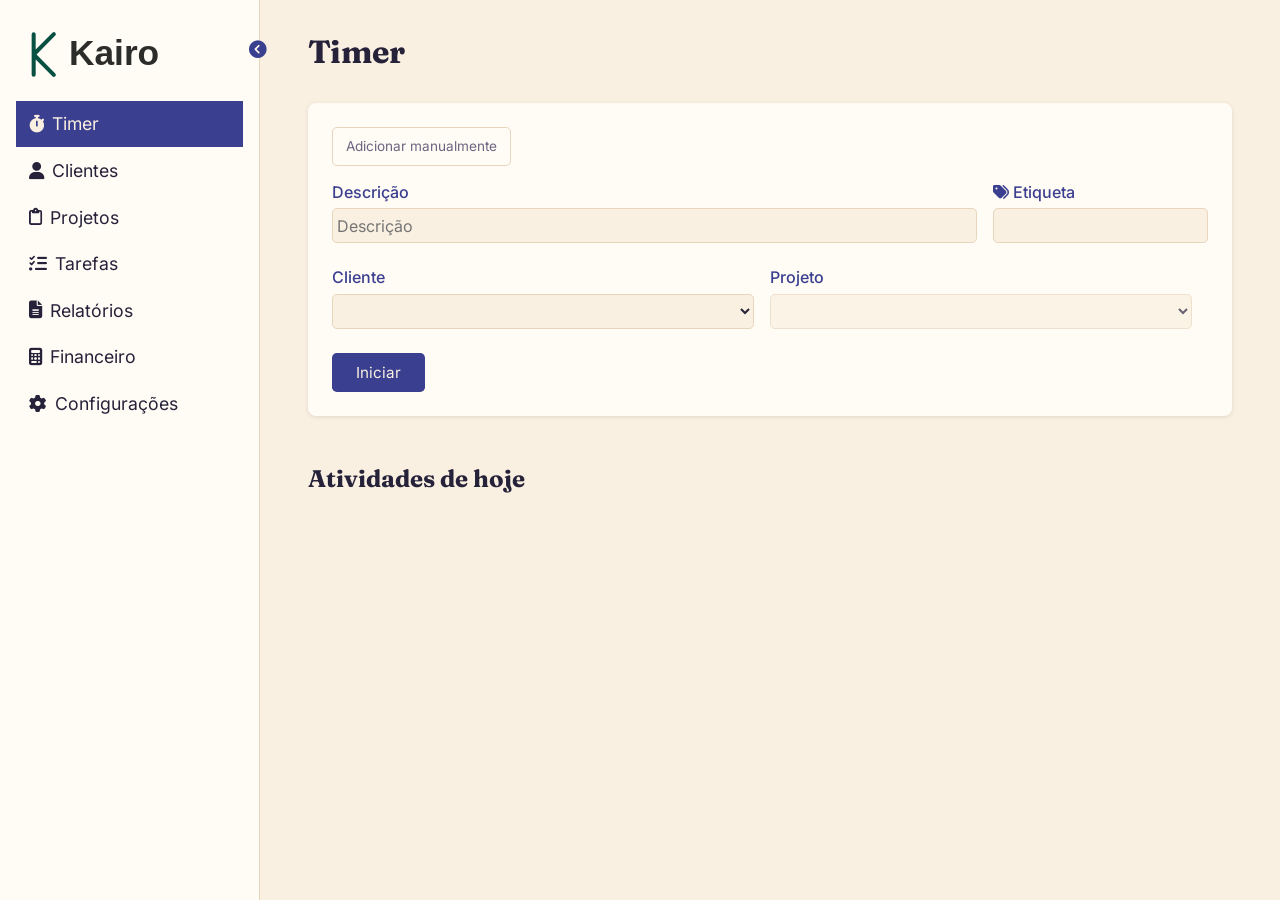
<file: index.html>
<!DOCTYPE html>
<html lang="en">
    <head>
        <meta charset="UTF-8">
        <meta name="viewport" content="width=device-width, initial-scale=1.0">

        <title>Kairo</title>

        <link rel="shortcut icon" href="assets/kairo-icon.svg" type="image/x-icon">

        <link rel="stylesheet" href="https://cdnjs.cloudflare.com/ajax/libs/font-awesome/6.5.0/css/all.min.css">
        <link rel="stylesheet" href="styles/global.css">
        <link rel="stylesheet" href="styles/timer.css">
    </head>

    <body>
        <aside class="sidebar">
            <img src="assets/kairo-logo-lockup.svg" alt="Kairo logo">

            <button type="button" id="toggle-sidebar-btn"><i class="fa-solid fa-circle-chevron-left"></i></button>

            <nav>
                <ul>
                    <li><a href="index.html" data-tooltip="Timer" class="active"><i class="fa-solid fa-stopwatch"></i> <span>Timer</span></a></li>
                    <li><a href="clients.html" data-tooltip="Clientes"><i class="fa-solid fa-user"></i> <span>Clientes</span></a></li>
                    <li><a href="projects.html" data-tooltip="Projetos"><i class="fa-regular fa-clipboard"></i> <span>Projetos</span></a></li>
                    <li><a href="tasks.html" data-tooltip="Tarefas"><i class="fa-solid fa-list-check"></i> <span>Tarefas</span></a></li>
                    <li><a href="reports.html" data-tooltip="Relatórios"><i class="fa-solid fa-file-lines"></i> <span>Relatórios</span></a></li>
                    <li><a href="finance.html" data-tooltip="Financeiro"><i class="fa-solid fa-calculator"></i> <span>Financeiro</span></a></li>
                    <li><a href="settings.html" data-tooltip="Configurações"><i class="fa-solid fa-gear"></i> <span>Configurações</span></a></li>
                </ul>
            </nav>
        </aside>

        <main>
            <h1>Timer</h1>

            <section id="timer">
                <div class="timer-actions">
                    <button type="button" id="open-manual-btn">Adicionar manualmente</button>
                </div>

                <form action="">
                    <div class="form-row form-row-top">
                        <div class="form-group">
                            <label for="timer-description">Descrição</label>
                            <input type="text" id="timer-description" placeholder="Descrição" required>
                        </div>
                        <div class="form-group">
                            <label for="timer-tags"><i class="fa-solid fa-tags"></i> Etiqueta</label>
                            <input type="text" id="timer-tags">
                        </div>
                    </div>

                    <div class="form-row form-row-bottom">
                        <div class="form-group">
                            <label for="timer-client">Cliente</label>
                            <select name="timer-client" id="timer-client" required>...</select>
                        </div>
                        <div class="form-group">
                            <label for="timer-project">Projeto</label>
                            <select name="timer-project" id="timer-project" disabled required>...</select>
                        </div>
                    </div>

                    <button type="submit" id="start-btn">Iniciar</button>
                </form>

                <div id="timer-running" style="display: none;">
                    <p id="timer-display">00:00:00</p>
                    <button type="button" id="stop-btn">Parar</button>
                </div>
            </section>

            <section id="timer-list">
                <h2>Atividades de hoje</h2>

                <div id="timer-list-items"></div>
            </section>

            <dialog id="manual-modal">
                <div class="modal-content">
                    <h2>Apontamento manual</h2>

                    <form action="">
                        <div class="form-group">
                            <label for="manual-description">Descrição</label>
                            <input type="text" id="manual-description" required>
                        </div>

                        <div class="form-group">
                            <label for="manual-tags">Etiqueta</label>
                            <input type="text" id="manual-tags">
                        </div>

                        <div class="form-group">
                            <label for="manual-client">Cliente</label>
                            <select name="manual-client" id="manual-client" required>
                                <option value="">Selecione</option>
                            </select>
                        </div>

                        <div class="form-group">
                            <label for="manual-project">Projeto</label>
                            <select name="manual-project" id="manual-project" required disabled>
                                <option value="">Selecione</option>
                            </select>
                        </div>

                        <div class="form-group">
                            <label for="manual-date">Data</label>
                            <input type="date" id="manual-date" required>
                        </div>

                        <div class="form-group">
                            <label for="manual-start">Início</label>
                            <input type="time" id="manual-start" required>
                        </div>

                        <div class="form-group">
                            <label for="manual-end">Fim</label>
                            <input type="time" id="manual-end" required>
                        </div>

                        <div class="form-group">
                            <label>Total</label>
                            <p id="manual-total">00:00</p>
                        </div>

                        <div class="modal-actions">
                            <button type="button" class="btn-cancel">Cancelar</button>
                            <button type="submit" class="btn-save">Salvar</button>
                        </div>
                    </form>
                </div>
            </dialog>
        </main>

        <nav class="bottom-nav">
            <ul>
                <li><a href="index.html" class="active"><i class="fa-solid fa-stopwatch"></i></a></li>
                <li><a href="clients.html"><i class="fa-solid fa-user"></i></a></li>
                <li><a href="tasks.html"><i class="fa-solid fa-list-check"></i></a></li>
                <li><button type="button" id="more-menu-btn"><i class="fa-solid fa-ellipsis"></i></button></li>
            </ul>

            <div id="more-menu">
                <a href="projects.html"><i class="fa-regular fa-clipboard"></i></a>
                <a href="reports.html"><i class="fa-solid fa-file-lines"></i></a>
                <a href="finance.html"><i class="fa-solid fa-calculator"></i></a>
                <a href="settings.html"><i class="fa-solid fa-gear"></i></a>
            </div>
        </nav>

        <script src="scripts/nav.js"></script>
        <script src="scripts/storage.js"></script>
        <script src="scripts/timer-bar.js"></script>
        <script src="scripts/timer.js"></script>
    </body>
</html>
</file>
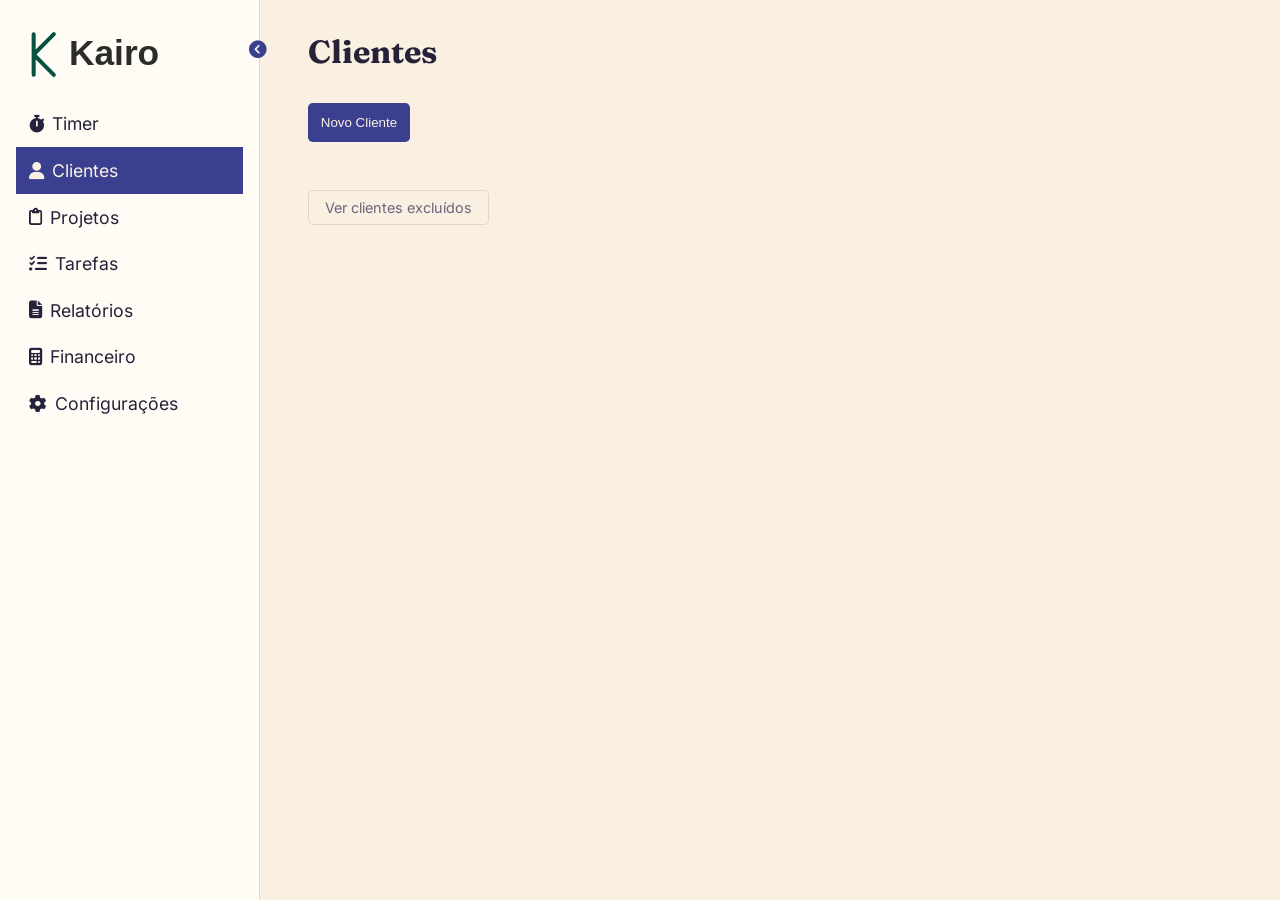
<file: clients.html>
<!DOCTYPE html>
<html lang="en">
    <head>
        <meta charset="UTF-8">
        <meta name="viewport" content="width=device-width, initial-scale=1.0">

        <title>Kairo</title>

        <link rel="shortcut icon" href="assets/kairo-icon.svg" type="image/x-icon">

        <link rel="stylesheet" href="https://cdnjs.cloudflare.com/ajax/libs/font-awesome/6.5.0/css/all.min.css">
        <link rel="stylesheet" href="styles/global.css">
        <link rel="stylesheet" href="styles/clients.css">
    </head>

    <body>
        <aside class="sidebar">
            <img src="assets/kairo-logo-lockup.svg" alt="Kairo logo">

            <button type="button" id="toggle-sidebar-btn"><i class="fa-solid fa-circle-chevron-left"></i></button>

            <nav>
                <ul>
                    <li><a href="index.html" data-tooltip="Timer"><i class="fa-solid fa-stopwatch"></i> <span>Timer</span></a></li>
                    <li><a href="clients.html" data-tooltip="Clientes" class="active"><i class="fa-solid fa-user"></i> <span>Clientes</span></a></li>
                    <li><a href="projects.html" data-tooltip="Projetos"><i class="fa-regular fa-clipboard"></i> <span>Projetos</span></a></li>
                    <li><a href="tasks.html" data-tooltip="Tarefas"><i class="fa-solid fa-list-check"></i> <span>Tarefas</span></a></li>
                    <li><a href="reports.html" data-tooltip="Relatórios"><i class="fa-solid fa-file-lines"></i> <span>Relatórios</span></a></li>
                    <li><a href="finance.html" data-tooltip="Financeiro"><i class="fa-solid fa-calculator"></i> <span>Financeiro</span></a></li>
                    <li><a href="settings.html" data-tooltip="Configurações"><i class="fa-solid fa-gear"></i> <span>Configurações</span></a></li>
                </ul>
            </nav>
        </aside>

        <main>
            <h1>Clientes</h1>

            <button type="button" id="new-client-btn">Novo Cliente</button>

            <div id="clients-list"></div>

            <button type="button" id="show-deleted-btn">Ver clientes excluídos</button>
            <div id="deleted-clients-list" style="display: none;"></div>

            <dialog id="clients-modal">
                <div class="modal-content">
                    <form action="">
                        <label for="company-name">Empresa</label>
                        <input type="text" name="company-name" id="company-name">
                        <label for="contact-name">Nome do cliente</label>
                        <input type="text" name="contact-name" id="contact-name" required>
                        <label for="charge-type">Tipo de Cobrança</label>
                        <select name="charge-type" id="charge-type">
                            <option value="">Selecione</option>
                            <option value="hourly">Hora</option>
                            <option value="fixed">Fixo</option>
                        </select>
                        <label for="charge-price">Valor</label>
                        <input type="number" name="charge-price" id="charge-price" required>
                        <label for="add-info">Informações Adicionais</label>
                        <textarea name="add-info" id="add-info"></textarea>
                       <div class="drop-zone">
                            <p>Arraste arquivos aqui ou clique para selecionar</p>
                            <input type="file" id="client-attachment" multiple>
                        </div>
                        <label>Projetos vinculados</label>
                        <div id="client-projects-checkboxes"></div>
                        <div class="modal-actions">
                            <button type="submit" class="btn-save">Salvar</button>
                            <button type="button" class="btn-cancel">Cancelar</button>
                        </div>
                        <button type="button" class="btn-delete">Excluir cliente</button>
                    </form>
                </div>
            </dialog>
        </main>

        <nav class="bottom-nav">
            <ul>
                <li><a href="index.html"><i class="fa-solid fa-stopwatch"></i></a></li>
                <li><a href="clients.html" class="active"><i class="fa-solid fa-user"></i></a></li>
                <li><a href="tasks.html"><i class="fa-solid fa-list-check"></i></a></li>
                <li><button type="button" id="more-menu-btn"><i class="fa-solid fa-ellipsis"></i></button></li>
            </ul>

            <div id="more-menu">
                <a href="projects.html"><i class="fa-regular fa-clipboard"></i></a>
                <a href="reports.html"><i class="fa-solid fa-file-lines"></i></a>
                <a href="finance.html"><i class="fa-solid fa-calculator"></i></a>
                <a href="settings.html"><i class="fa-solid fa-gear"></i></a>
            </div>
        </nav>

        <script src="scripts/nav.js"></script>
        <script src="scripts/storage.js"></script>
        <script src="scripts/timer-bar.js"></script>
        <script src="scripts/clients.js"></script>
    </body>
</html>
</file>
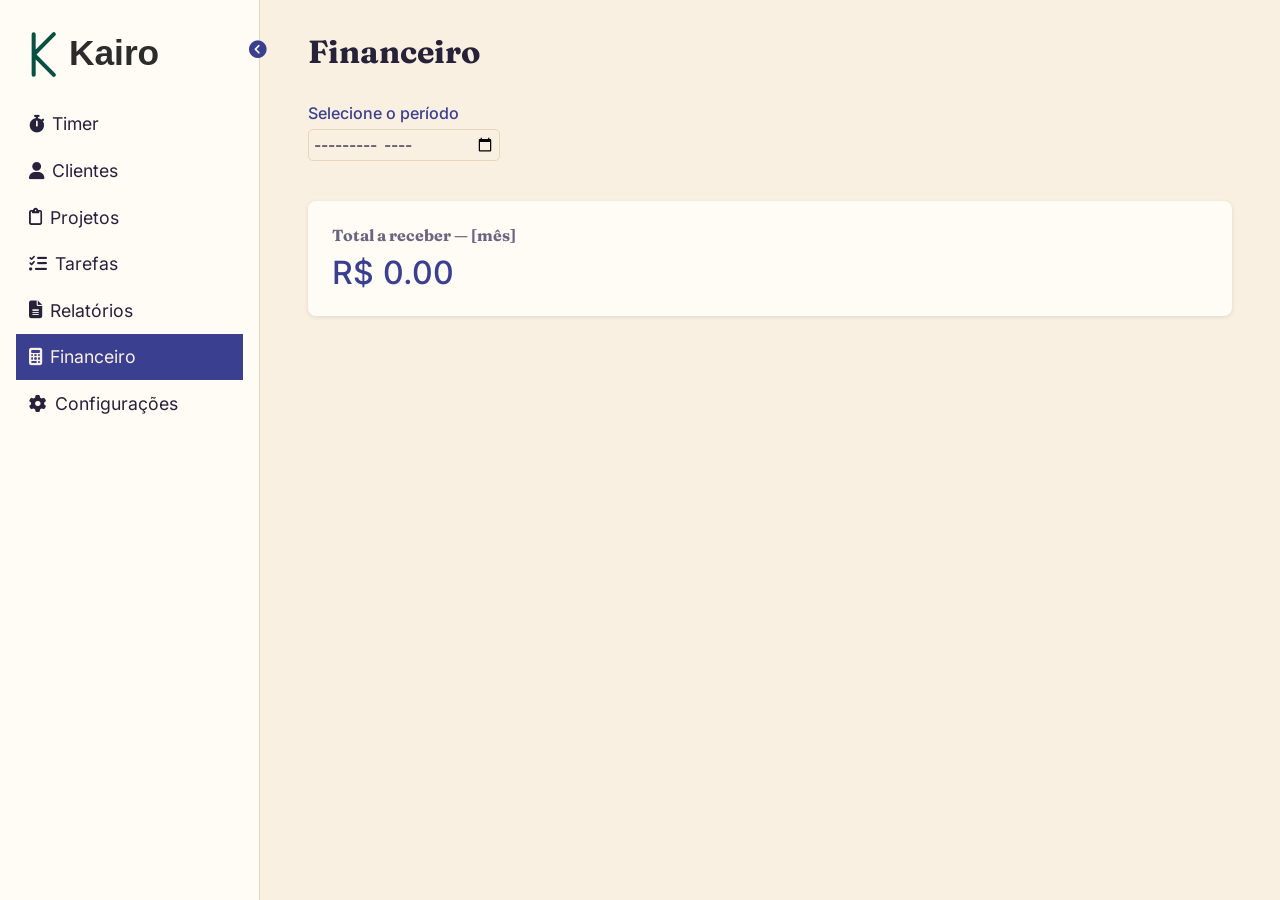
<file: finance.html>
<!DOCTYPE html>
<html lang="en">
    <head>
        <meta charset="UTF-8">
        <meta name="viewport" content="width=device-width, initial-scale=1.0">

        <title>Kairo</title>

        <link rel="shortcut icon" href="assets/kairo-icon.svg" type="image/x-icon">

        <link rel="stylesheet" href="https://cdnjs.cloudflare.com/ajax/libs/font-awesome/6.5.0/css/all.min.css">
        <link rel="stylesheet" href="styles/global.css">
        <link rel="stylesheet" href="styles/finance.css">
    </head>

    <body>
        <aside class="sidebar">
            <img src="assets/kairo-logo-lockup.svg" alt="Kairo logo">

            <button type="button" id="toggle-sidebar-btn"><i class="fa-solid fa-circle-chevron-left"></i></button>

            <nav>
                <ul>
                    <li><a href="index.html" data-tooltip="Timer"><i class="fa-solid fa-stopwatch"></i> <span>Timer</span></a></li>
                    <li><a href="clients.html" data-tooltip="Clientes"><i class="fa-solid fa-user"></i> <span>Clientes</span></a></li>
                    <li><a href="projects.html" data-tooltip="Projetos"><i class="fa-regular fa-clipboard"></i> <span>Projetos</span></a></li>
                    <li><a href="tasks.html" data-tooltip="Tarefas"><i class="fa-solid fa-list-check"></i> <span>Tarefas</span></a></li>
                    <li><a href="reports.html" data-tooltip="Relatórios"><i class="fa-solid fa-file-lines"></i> <span>Relatórios</span></a></li>
                    <li><a href="finance.html" data-tooltip="Financeiro"  class="active"><i class="fa-solid fa-calculator"></i> <span>Financeiro</span></a></li>
                    <li><a href="settings.html" data-tooltip="Configurações"><i class="fa-solid fa-gear"></i> <span>Configurações</span></a></li>
                </ul>
            </nav>
        </aside>

        <main>
            <h1>Financeiro</h1>

            <label for="month-filter">Selecione o período</label>
            <input type="month" name="month-filter" id="month-filter">

            <div id="general-summary">
                <h2>Total a receber — [mês]</h2>
                <span id="total-month">R$ 0,00</span>
            </div>

            <div id="finance-clients-list">
            </div>
        </main>

        <nav class="bottom-nav">
            <ul>
                <li><a href="index.html"><i class="fa-solid fa-stopwatch"></i></a></li>
                <li><a href="clients.html"><i class="fa-solid fa-user"></i></a></li>
                <li><a href="tasks.html"><i class="fa-solid fa-list-check"></i></a></li>
                <li><button type="button" id="more-menu-btn"><i class="fa-solid fa-ellipsis"></i></button></li>
            </ul>

            <div id="more-menu">
                <a href="projects.html"><i class="fa-regular fa-clipboard"></i></a>
                <a href="reports.html"><i class="fa-solid fa-file-lines"></i></a>
                <a href="finance.html" class="active"><i class="fa-solid fa-calculator"></i></a>
                <a href="settings.html"><i class="fa-solid fa-gear"></i></a>
            </div>
        </nav>

        <script src="scripts/nav.js"></script>
        <script src="scripts/storage.js"></script>
        <script src="scripts/timer-bar.js"></script>
        <script src="scripts/finance.js"></script>
    </body>
</html>
</file>
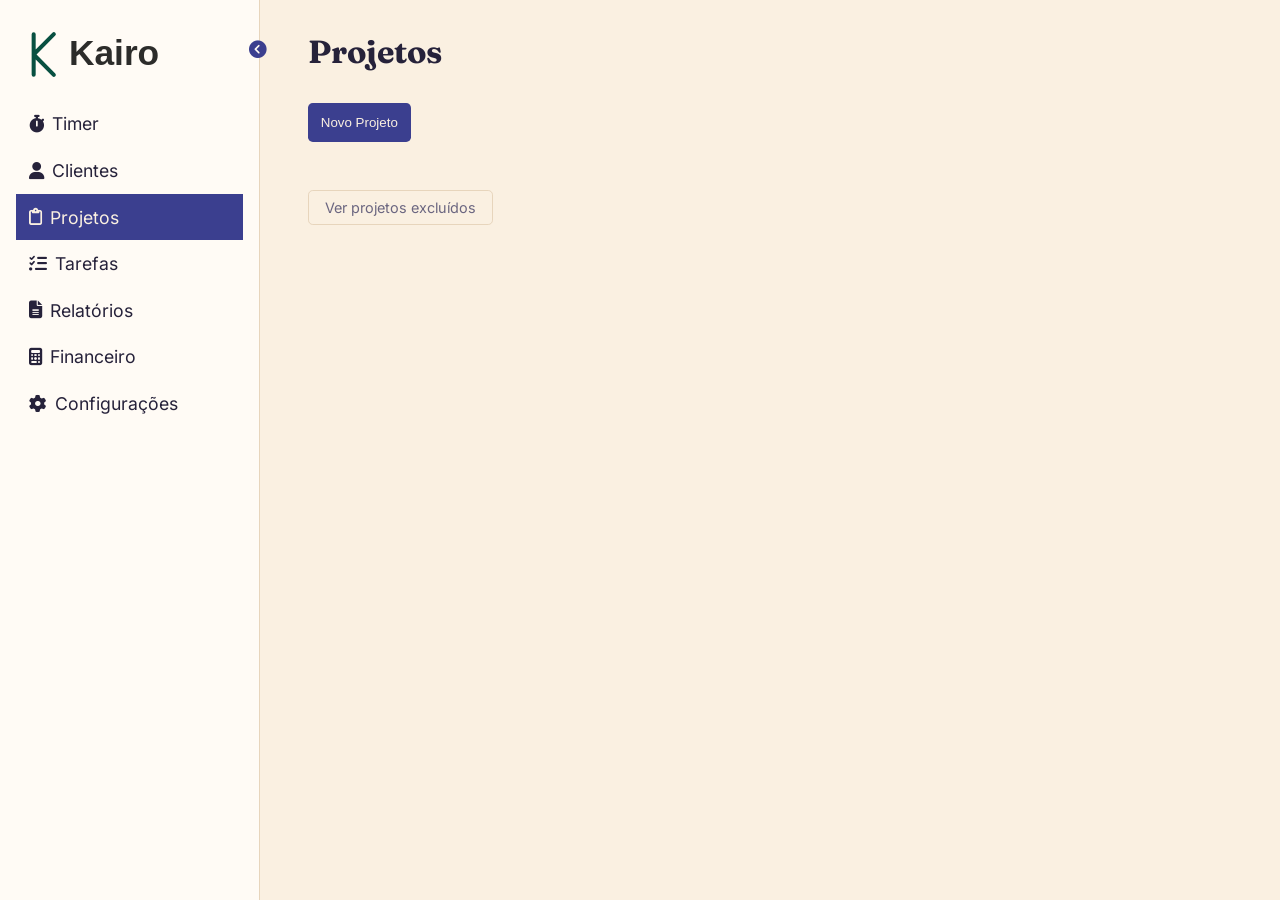
<file: projects.html>
<!DOCTYPE html>
<html lang="en">
    <head>
        <meta charset="UTF-8">
        <meta name="viewport" content="width=device-width, initial-scale=1.0">

        <title>Kairo</title>

        <link rel="shortcut icon" href="assets/kairo-icon.svg" type="image/x-icon">

        <link rel="stylesheet" href="https://cdnjs.cloudflare.com/ajax/libs/font-awesome/6.5.0/css/all.min.css">
        <link rel="stylesheet" href="styles/global.css">
        <link rel="stylesheet" href="styles/projects.css">
    </head>

    <body>
        <aside class="sidebar">
            <img src="assets/kairo-logo-lockup.svg" alt="Kairo logo">

            <button type="button" id="toggle-sidebar-btn"><i class="fa-solid fa-circle-chevron-left"></i></button>

            <nav>
                <ul>
                    <li><a href="index.html" data-tooltip="Timer"><i class="fa-solid fa-stopwatch"></i> <span>Timer</span></a></li>
                    <li><a href="clients.html" data-tooltip="Clientes"><i class="fa-solid fa-user"></i> <span>Clientes</span></a></li>
                    <li><a href="projects.html" data-tooltip="Projetos" class="active"><i class="fa-regular fa-clipboard"></i> <span>Projetos</span></a></li>
                    <li><a href="tasks.html" data-tooltip="Tarefas"><i class="fa-solid fa-list-check"></i> <span>Tarefas</span></a></li>
                    <li><a href="reports.html" data-tooltip="Relatórios"><i class="fa-solid fa-file-lines"></i> <span>Relatórios</span></a></li>
                    <li><a href="finance.html" data-tooltip="Financeiro"><i class="fa-solid fa-calculator"></i> <span>Financeiro</span></a></li>
                    <li><a href="settings.html" data-tooltip="Configurações"><i class="fa-solid fa-gear"></i> <span>Configurações</span></a></li>
                </ul>
            </nav>
        </aside>

        <main>
            <h1>Projetos</h1>

            <button type="button" id="new-project-btn">Novo Projeto</button>

            <div id="projects-list"></div>

            <button type="button" id="show-deleted-projects-btn">Ver projetos excluídos</button>
            <div id="deleted-projects-list" style="display: none;"></div>

            <dialog id="projects-modal">
                <div class="modal-content">
                    <form action="">
                        <label for="project-name">Projeto</label>
                        <input type="text" name="project-name" id="project-name" required>
                        <label for="project-color">Personalizar</label>
                        <input type="color" name="project-color" id="project-color">
                        <div class="modal-actions">
                            <button type="submit" class="btn-save">Salvar</button>
                            <button type="button" class="btn-cancel">Cancelar</button>
                        </div>
                        <button type="button" class="btn-delete">Excluir projeto</button>
                    </form>
                </div>
            </dialog>
        </main>

        <nav class="bottom-nav">
            <ul>
                <li><a href="index.html"><i class="fa-solid fa-stopwatch"></i></a></li>
                <li><a href="clients.html"><i class="fa-solid fa-user"></i></a></li>
                <li><a href="tasks.html"><i class="fa-solid fa-list-check"></i></a></li>
                <li><button type="button" id="more-menu-btn"><i class="fa-solid fa-ellipsis"></i></button></li>
            </ul>

            <div id="more-menu">
                <a href="projects.html" class="active"><i class="fa-regular fa-clipboard"></i></a>
                <a href="reports.html"><i class="fa-solid fa-file-lines"></i></a>
                <a href="finance.html"><i class="fa-solid fa-calculator"></i></a>
                <a href="settings.html"><i class="fa-solid fa-gear"></i></a>
            </div>
        </nav>

        <script src="scripts/nav.js"></script>
        <script src="scripts/storage.js"></script>
        <script src="scripts/timer-bar.js"></script>
        <script src="scripts/projects.js"></script>
    </body>
</html>
</file>
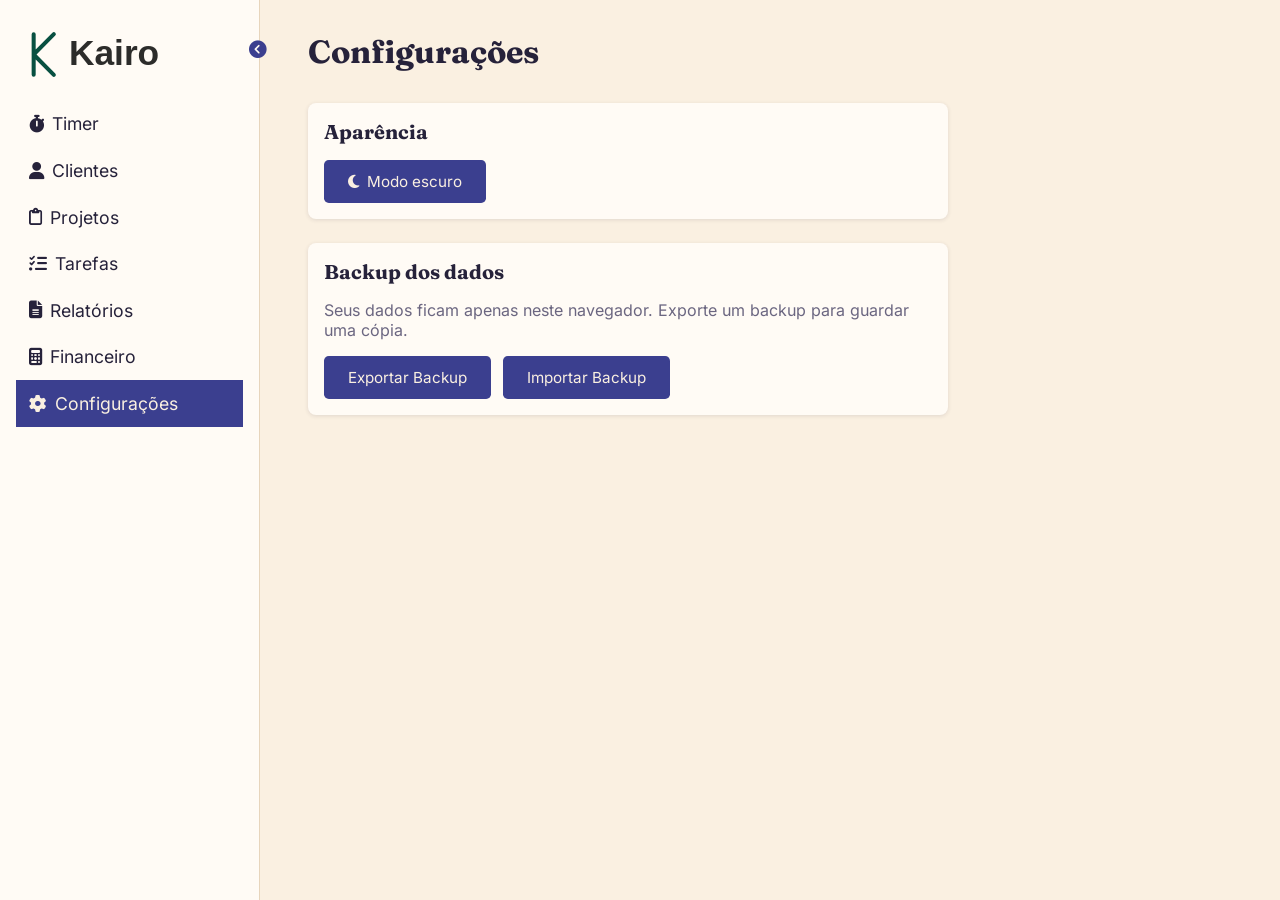
<file: settings.html>
<!DOCTYPE html>
<html lang="en">
    <head>
        <meta charset="UTF-8">
        <meta name="viewport" content="width=device-width, initial-scale=1.0">

        <title>Configurações</title>

        <link rel="shortcut icon" href="assets/kairo-icon.svg" type="image/x-icon">

        <link rel="stylesheet" href="https://cdnjs.cloudflare.com/ajax/libs/font-awesome/6.5.0/css/all.min.css">
        <link rel="stylesheet" href="styles/global.css">
        <link rel="stylesheet" href="styles/settings.css">
    </head>

    <body>
        <aside class="sidebar">
            <img src="assets/kairo-logo-lockup.svg" alt="Kairo logo">

            <button type="button" id="toggle-sidebar-btn"><i class="fa-solid fa-circle-chevron-left"></i></button>

            <nav>
                <ul>
                    <li><a href="index.html" data-tooltip="Timer"><i class="fa-solid fa-stopwatch"></i> <span>Timer</span></a></li>
                    <li><a href="clients.html" data-tooltip="Clientes"><i class="fa-solid fa-user"></i> <span>Clientes</span></a></li>
                    <li><a href="projects.html" data-tooltip="Projetos"><i class="fa-regular fa-clipboard"></i> <span>Projetos</span></a></li>
                    <li><a href="tasks.html" data-tooltip="Tarefas"><i class="fa-solid fa-list-check"></i> <span>Tarefas</span></a></li>
                    <li><a href="reports.html" data-tooltip="Relatórios"><i class="fa-solid fa-file-lines"></i> <span>Relatórios</span></a></li>
                    <li><a href="finance.html" data-tooltip="Financeiro"><i class="fa-solid fa-calculator"></i> <span>Financeiro</span></a></li>
                    <li><a href="settings.html" data-tooltip="Configurações" class="active"><i class="fa-solid fa-gear"></i> <span>Configurações</span></a></li>
                </ul>
            </nav>
        </aside>

        <main>
            <h1>Configurações</h1>

            <section id="appearance">
                <h2>Aparência</h2>

                <button type="button" id="theme-btn">
                    <i class="fa-solid fa-moon"></i>
                    <span>Modo escuro</span>
                </button>
            </section>

            <section id="backup">
                <h2>Backup dos dados</h2>

                <p>Seus dados ficam apenas neste navegador. Exporte um backup para guardar uma cópia.</p>

                <div class="settings-actions">
                    <button type="button" id="export-btn">Exportar Backup</button>
                    <button type="button" id="import-btn">Importar Backup</button>
                </div>
                
                <input type="file" id="import-file" accept=".json" hidden>
            </section>
        </main>

        <nav class="bottom-nav">
            <ul>
                <li><a href="index.html"><i class="fa-solid fa-stopwatch"></i></a></li>
                <li><a href="clients.html"><i class="fa-solid fa-user"></i></a></li>
                <li><a href="tasks.html"><i class="fa-solid fa-list-check"></i></a></li>
                <li><button type="button" id="more-menu-btn"><i class="fa-solid fa-ellipsis"></i></button></li>
            </ul>
            
            <div id="more-menu">
                <a href="projects.html"><i class="fa-regular fa-clipboard"></i></a>
                <a href="reports.html"><i class="fa-solid fa-file-lines"></i></a>
                <a href="finance.html"><i class="fa-solid fa-calculator"></i></a>
                <a href="settings.html" class="active"><i class="fa-solid fa-gear"></i></a>
            </div>
        </nav>

        <script src="scripts/nav.js"></script>
        <script src="scripts/storage.js"></script>
        <script src="scripts/timer-bar.js"></script>
        <script src="scripts/settings.js"></script>
    </body>
</html>
</file>
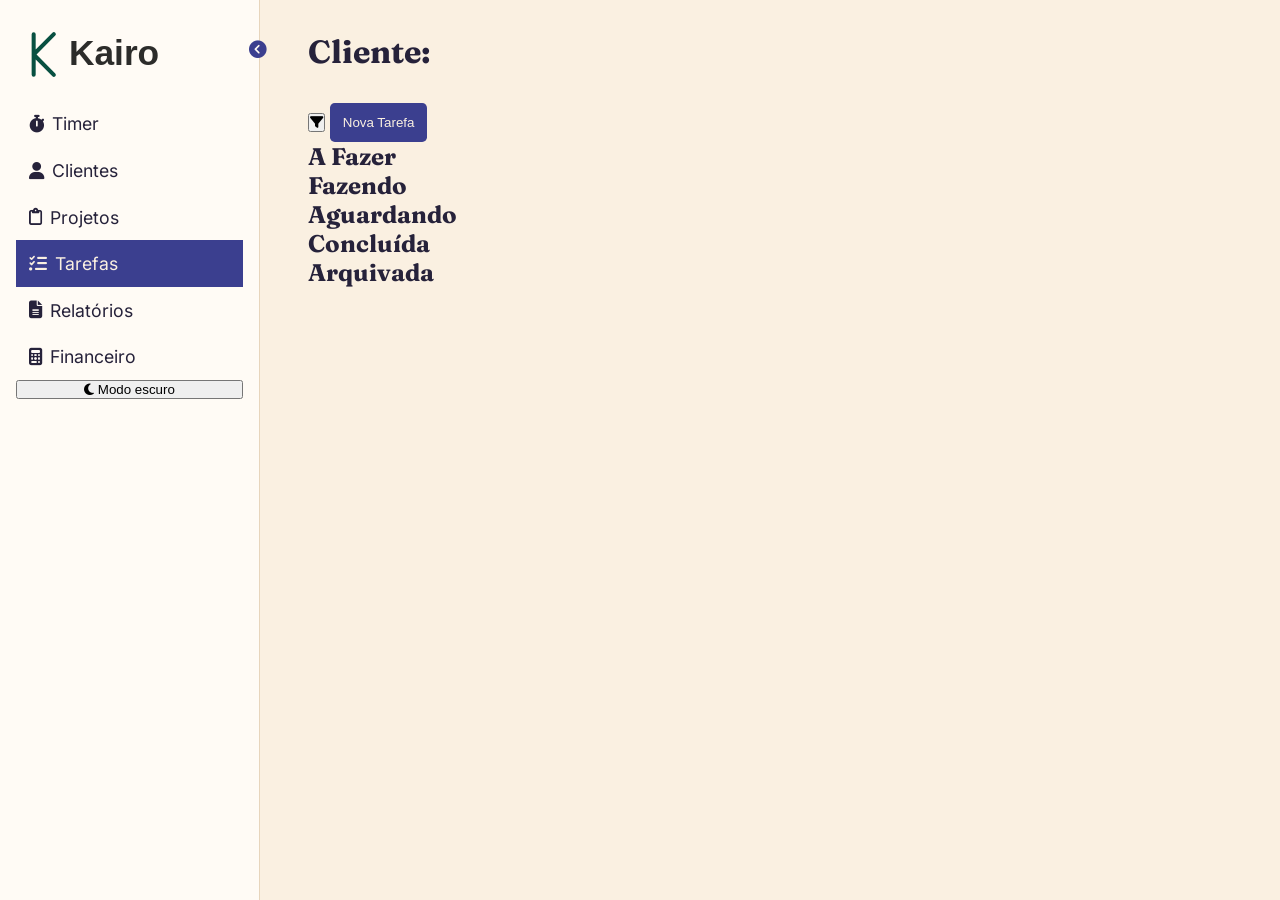
<file: task-board.html>
<!DOCTYPE html>
<html lang="en">
    <head>
        <meta charset="UTF-8">
        <meta name="viewport" content="width=device-width, initial-scale=1.0">

        <title>Kairo</title>

        <link rel="shortcut icon" href="assets/kairo-icon.svg" type="image/x-icon">

        <link rel="stylesheet" href="https://cdnjs.cloudflare.com/ajax/libs/font-awesome/6.5.0/css/all.min.css">
        <link rel="stylesheet" href="styles/global.css">
        <link rel="stylesheet" href="styles/tasks.css">
    </head>

    <body>
        <aside class="sidebar">
            <img src="assets/kairo-logo-lockup.svg" alt="Kairo logo">

            <button type="button" id="toggle-sidebar-btn"><i class="fa-solid fa-circle-chevron-left"></i></button>

            <nav>
                <ul>
                    <li><a href="index.html" data-tooltip="Timer"><i class="fa-solid fa-stopwatch"></i> <span>Timer</span></a></li>
                    <li><a href="clients.html" data-tooltip="Clientes"><i class="fa-solid fa-user"></i> <span>Clientes</span></a></li>
                    <li><a href="projects.html" data-tooltip="Projetos"><i class="fa-regular fa-clipboard"></i> <span>Projetos</span></a></li>
                    <li><a href="tasks.html" data-tooltip="Tarefas" class="active"><i class="fa-solid fa-list-check"></i> <span>Tarefas</span></a></li>
                    <li><a href="reports.html" data-tooltip="Relatórios"><i class="fa-solid fa-file-lines"></i> <span>Relatórios</span></a></li>
                    <li><a href="finance.html" data-tooltip="Financeiro"><i class="fa-solid fa-calculator"></i> <span>Financeiro</span></a></li>
                </ul>
            </nav>

            <button type="button" id="toggle-theme-btn"><i class="fa-solid fa-moon"></i> <span>Modo escuro</span></button>
        </aside>

        <main>
            <h1>Cliente: </h1>

            <button type="button" id="client-filter-btn"><i class="fa-solid fa-filter"></i></button>
            <button type="button" id="new-task-btn">Nova Tarefa</button>

            <div class="kanban-board">
                <div class="kanban-column">
                    <h2>A Fazer</h2>
                    <div id="column-todo"></div>
                </div>

                <div class="kanban-column">
                    <h2>Fazendo</h2>
                    <div id="column-doing"></div>
                </div>

                <div class="kanban-column">
                    <h2>Aguardando</h2>
                    <div id="column-waiting"></div>
                </div>

                <div class="kanban-column">
                    <h2>Concluída</h2>
                    <div id="column-done"></div>
                </div>

                <div class="kanban-column">
                    <h2>Arquivada</h2>
                    <div id="column-archived"></div>
                </div>
            </div>

            <dialog id="tasks-modal">
                <form action="">
                    <label for="task-title">Título</label>
                    <input type="text" name="task-title" id="task-title" required>

                    <label for="task-date">Prazo</label>
                    <input type="date" name="task-date" id="task-date">

                    <label for="task-priority">Prioridade</label>
                    <select name="task-priority" id="task-priority">
                        <option value="">Selecione</option>
                        <option value="high">Alta</option>
                        <option value="medium">Média</option>
                        <option value="low">Baixa</option>
                    </select>

                    <label for="task-status">Status</label>
                    <select name="task-status" id="task-status">
                        <option value="">Selecione</option>
                        <option value="todo">A Fazer</option>
                        <option value="doing">Fazendo</option>
                        <option value="waiting">Aguardando</option>
                        <option value="done">Concluída</option>
                        <option value="archived">Arquivada</option>
                    </select>

                    <label for="task-recurrence">É Recorrente?</label>
                    <input type="checkbox" name="task-recurrence" id="task-recurrence">

                    <label for="task-description">Descrição</label>
                    <textarea name="task-description" id="task-description"></textarea>

                    <input type="file" multiple id="tasks-attachment">

                    <button type="submit" class="btn-save">Salvar</button>
                    <button type="button" class="btn-cancel">Cancelar</button>
                    <button type="button" class="btn-delete">Excluir tarefa</button>
                </form>
            </dialog>
        </main>

        <nav class="bottom-nav">
            <ul>
                <li><a href="index.html"><i class="fa-solid fa-stopwatch"></i></a></li>
                <li><a href="clients.html"><i class="fa-solid fa-user"></i></a></li>
                <li><a href="tasks.html" class="active"><i class="fa-solid fa-list-check"></i></a></li>
                <li><a href="reports.html"><i class="fa-solid fa-file-lines"></i></a></li>
                <li><a href="finance.html"><i class="fa-solid fa-calculator"></i></a></li>
                <li><button type="button" id="more-menu-btn"><i class="fa-solid fa-ellipsis"></i></button></li>
            </ul>
            
            <div id="more-menu">
                <a href="projects.html"><i class="fa-regular fa-clipboard"></i></a>
            </div>
        </nav>
    </body>
</html>
</file>
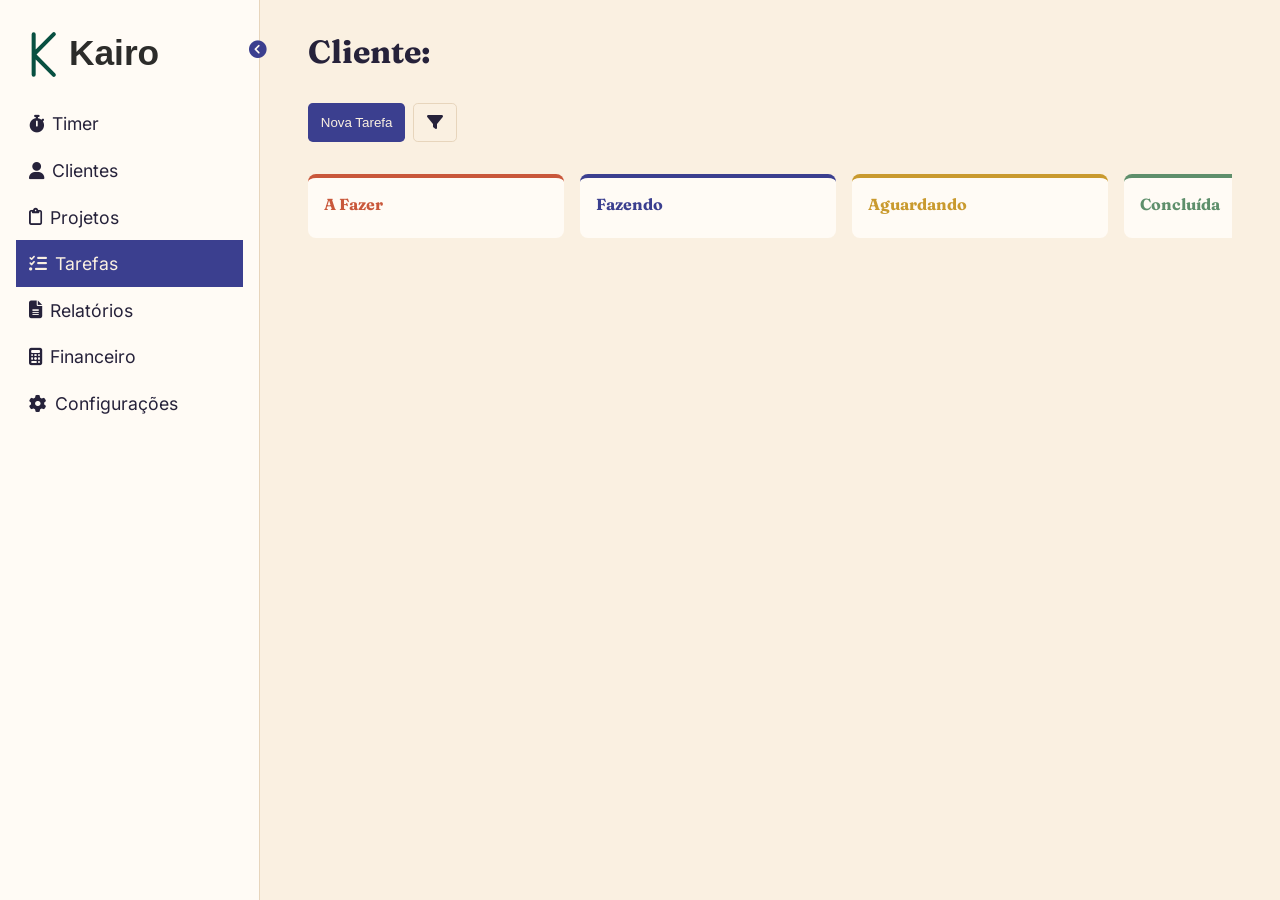
<file: tasks-board.html>
<!DOCTYPE html>
<html lang="en">
    <head>
        <meta charset="UTF-8">
        <meta name="viewport" content="width=device-width, initial-scale=1.0">

        <title>Kairo</title>

        <link rel="shortcut icon" href="assets/kairo-icon.svg" type="image/x-icon">

        <link rel="stylesheet" href="https://cdnjs.cloudflare.com/ajax/libs/font-awesome/6.5.0/css/all.min.css">
        <link rel="stylesheet" href="styles/global.css">
        <link rel="stylesheet" href="styles/tasks-board.css">
    </head>

    <body>
        <aside class="sidebar">
            <img src="assets/kairo-logo-lockup.svg" alt="Kairo logo">

            <button type="button" id="toggle-sidebar-btn"><i class="fa-solid fa-circle-chevron-left"></i></button>

            <nav>
                <ul>
                    <li><a href="index.html" data-tooltip="Timer"><i class="fa-solid fa-stopwatch"></i> <span>Timer</span></a></li>
                    <li><a href="clients.html" data-tooltip="Clientes"><i class="fa-solid fa-user"></i> <span>Clientes</span></a></li>
                    <li><a href="projects.html" data-tooltip="Projetos"><i class="fa-regular fa-clipboard"></i> <span>Projetos</span></a></li>
                    <li><a href="tasks.html" data-tooltip="Tarefas" class="active"><i class="fa-solid fa-list-check"></i> <span>Tarefas</span></a></li>
                    <li><a href="reports.html" data-tooltip="Relatórios"><i class="fa-solid fa-file-lines"></i> <span>Relatórios</span></a></li>
                    <li><a href="finance.html" data-tooltip="Financeiro"><i class="fa-solid fa-calculator"></i> <span>Financeiro</span></a></li>
                    <li><a href="settings.html" data-tooltip="Configurações"><i class="fa-solid fa-gear"></i> <span>Configurações</span></a></li>
                </ul>
            </nav>
        </aside>

        <main>
            <h1>Cliente: </h1>

            <div class="board-actions">
                <button type="button" id="new-task-btn">Nova Tarefa</button>
                <button type="button" id="client-filter-btn"><i class="fa-solid fa-filter"></i></button>
            
                <div id="filter-menu">
                    <label for="filter-priority">Prioridade</label>
                    <select name="filter-priority" id="filter-priority">
                        <option value="">Todas</option>
                        <option value="high">Alta</option>
                        <option value="medium">Média</option>
                        <option value="low">Baixa</option>
                    </select>

                    <label for="filter-word">Filtrar por palavra</label>
                    <input type="text" name="filter-word" id="filter-word">
                </div>
            </div>

            <div class="kanban-board">
                <div class="kanban-column column-status-todo">
                    <h2>A Fazer</h2>
                    <div id="column-todo"></div>
                </div>

                <div class="kanban-column column-status-doing">
                    <h2>Fazendo</h2>
                    <div id="column-doing"></div>
                </div>

                <div class="kanban-column column-status-waiting">
                    <h2>Aguardando</h2>
                    <div id="column-waiting"></div>
                </div>

                <div class="kanban-column column-status-done">
                    <h2>Concluída</h2>
                    <div id="column-done"></div>
                </div>

                <div class="kanban-column column-status-archived">
                    <h2>Arquivada</h2>
                    <div id="column-archived"></div>
                </div>
            </div>

            <dialog id="tasks-modal">
                <div class="modal-content">
                    <form action="">
                        <label for="task-title">Título</label>
                        <input type="text" name="task-title" id="task-title" required>
                        
                        <label for="task-date">Prazo</label>
                        <input type="date" name="task-date" id="task-date">
                        
                        <label for="task-priority">Prioridade</label>
                        <select name="task-priority" id="task-priority">
                            <option value="">Selecione</option>
                            <option value="high">Alta</option>
                            <option value="medium">Média</option>
                            <option value="low">Baixa</option>
                        </select>
                        
                        <label for="task-status">Status</label>
                        <select name="task-status" id="task-status">
                            <option value="">Selecione</option>
                            <option value="todo">A Fazer</option>
                            <option value="doing">Fazendo</option>
                            <option value="waiting">Aguardando</option>
                            <option value="done">Concluída</option>
                            <option value="archived">Arquivada</option>
                        </select>
                        
                        <div class="checkbox-group">
                            <label for="task-recurrence">É Recorrente?</label>
                            <input type="checkbox" name="task-recurrence" id="task-recurrence">
                        </div>
                        
                        <label for="task-description">Descrição</label>
                        <textarea name="task-description" id="task-description"></textarea>
                        
                        <div class="drop-zone">
                            <p>Arraste arquivos aqui ou clique para selecionar</p>
                            <input type="file" id="tasks-attachment" multiple>
                        </div>
                        
                        <div class="modal-actions">
                            <button type="submit" class="btn-save">Salvar</button>
                            <button type="button" class="btn-cancel">Cancelar</button>
                        </div>
                        
                        <button type="button" class="btn-delete">Excluir tarefa</button>
                    </form>
                </div>
            </dialog>
        </main>

        <nav class="bottom-nav">
            <ul>
                <li><a href="index.html"><i class="fa-solid fa-stopwatch"></i></a></li>
                <li><a href="clients.html"><i class="fa-solid fa-user"></i></a></li>
                <li><a href="tasks.html" class="active"><i class="fa-solid fa-list-check"></i></a></li>
                <li><button type="button" id="more-menu-btn"><i class="fa-solid fa-ellipsis"></i></button></li>
            </ul>

            <div id="more-menu">
                <a href="projects.html"><i class="fa-regular fa-clipboard"></i></a>
                <a href="reports.html"><i class="fa-solid fa-file-lines"></i></a>
                <a href="finance.html"><i class="fa-solid fa-calculator"></i></a>
                <a href="settings.html"><i class="fa-solid fa-gear"></i></a>
            </div>
        </nav>

        <script src="scripts/nav.js"></script>
        <script src="scripts/storage.js"></script>
        <script src="scripts/timer-bar.js"></script>
        <script src="scripts/tasks-board.js"></script>
    </body>
</html>
</file>
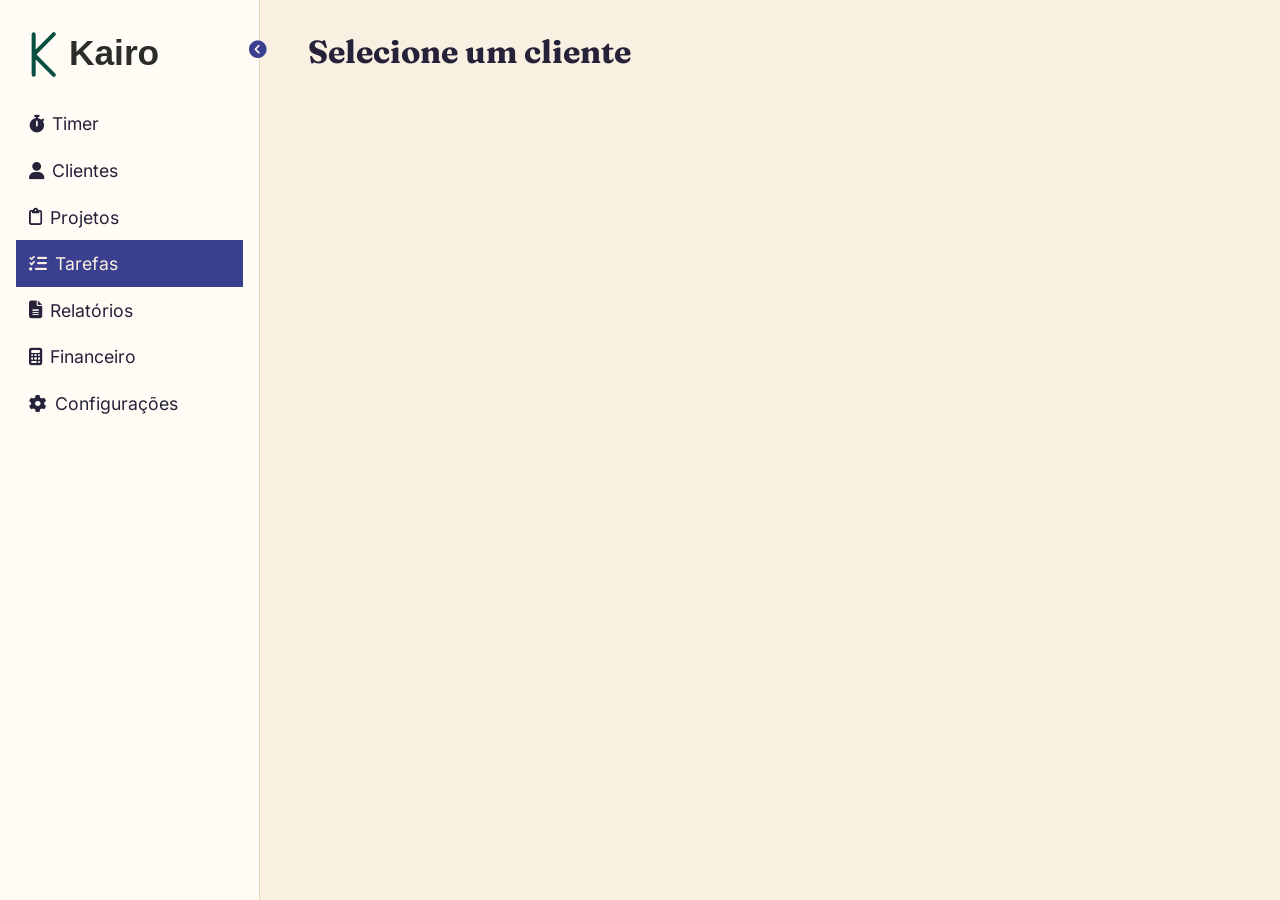
<file: tasks.html>
<!DOCTYPE html>
<html lang="en">
    <head>
        <meta charset="UTF-8">
        <meta name="viewport" content="width=device-width, initial-scale=1.0">

        <title>Kairo</title>

        <link rel="shortcut icon" href="assets/kairo-icon.svg" type="image/x-icon">

        <link rel="stylesheet" href="https://cdnjs.cloudflare.com/ajax/libs/font-awesome/6.5.0/css/all.min.css">
        <link rel="stylesheet" href="styles/global.css">
        <link rel="stylesheet" href="styles/tasks.css">
    </head>

    <body>
        <aside class="sidebar">
            <img src="assets/kairo-logo-lockup.svg" alt="Kairo logo">

            <button type="button" id="toggle-sidebar-btn"><i class="fa-solid fa-circle-chevron-left"></i></button>

            <nav>
                <ul>
                    <li><a href="index.html" data-tooltip="Timer"><i class="fa-solid fa-stopwatch"></i> <span>Timer</span></a></li>
                    <li><a href="clients.html" data-tooltip="Clientes"><i class="fa-solid fa-user"></i> <span>Clientes</span></a></li>
                    <li><a href="projects.html" data-tooltip="Projetos"><i class="fa-regular fa-clipboard"></i> <span>Projetos</span></a></li>
                    <li><a href="tasks.html" data-tooltip="Tarefas" class="active"><i class="fa-solid fa-list-check"></i> <span>Tarefas</span></a></li>
                    <li><a href="reports.html" data-tooltip="Relatórios"><i class="fa-solid fa-file-lines"></i> <span>Relatórios</span></a></li>
                    <li><a href="finance.html" data-tooltip="Financeiro"><i class="fa-solid fa-calculator"></i> <span>Financeiro</span></a></li>
                    <li><a href="settings.html" data-tooltip="Configurações"><i class="fa-solid fa-gear"></i> <span>Configurações</span></a></li>
                </ul>
            </nav>
        </aside>

        <main>
            <h1>Selecione um cliente</h1>

            <div id="tasks-clients-list">

            </div>
        </main>

        <nav class="bottom-nav">
            <ul>
                <li><a href="index.html"><i class="fa-solid fa-stopwatch"></i></a></li>
                <li><a href="clients.html"><i class="fa-solid fa-user"></i></a></li>
                <li><a href="tasks.html" class="active"><i class="fa-solid fa-list-check"></i></a></li>
                <li><button type="button" id="more-menu-btn"><i class="fa-solid fa-ellipsis"></i></button></li>
            </ul>

            <div id="more-menu">
                <a href="projects.html"><i class="fa-regular fa-clipboard"></i></a>
                <a href="reports.html"><i class="fa-solid fa-file-lines"></i></a>
                <a href="finance.html"><i class="fa-solid fa-calculator"></i></a>
                <a href="settings.html"><i class="fa-solid fa-gear"></i></a>
            </div>
        </nav>

        <script src="scripts/nav.js"></script>
        <script src="scripts/storage.js"></script>
        <script src="scripts/timer-bar.js"></script>
        <script src="scripts/tasks.js"></script>
    </body>
</html>
</file>
<file: styles/global.css>
@font-face {
    font-family: 'Inter';
    src: url('../fonts/inter-regular.woff2') format('woff2');
    font-weight: 400;
}

@font-face {
    font-family: 'Inter';
    src: url('../fonts/inter-medium.woff2') format('woff2');
    font-weight: 500;
}

@font-face {
    font-family: 'Fraunces';
    src: url('../fonts/fraunces-bold.woff2') format('woff2');
    font-weight: 700;
}

:root {
    --color-bg: #FAF0E1;
    --color-cards-bg: #FFFBF5;
    --color-text-primary: #26223A;
    --color-text-secondary: #6B6680;
    --color-border: #E7D5BC;
    --color-accent: #3B3F8F;
    --color-danger: #7A2030;
    --shadow-card: 0 0.0625rem 0.25rem rgba(38, 34, 58, 0.12);
}

body.dark-mode {
    --color-bg: #1A1B3A;
    --color-cards-bg: #25275A;
    --color-text-primary: #F7E1C3;
    --color-text-secondary: #B9B4CF;
    --color-border: #3A3D7A;
    --color-accent: #A8ACF0;
    --color-danger: #E0707F;
    --shadow-card: 0 0.0625rem 0.25rem rgba(0, 0, 0, 0.4);
}

* {
    margin: 0;
    padding: 0;
    box-sizing: border-box;
}

body {
    display: flex;
    min-height: 100vh;
    font-family: 'Inter', sans-serif;
    color: var(--color-text-primary);
    background-color: var(--color-bg);
}

.sidebar {
    display: none;
}

.bottom-nav {
    position: fixed;
    bottom: 0;
    left: 0;
    right: 0;
    padding: 0.75rem 0;
    border-top: 0.0625rem solid var(--color-border);
    background-color: var(--color-cards-bg);
}

.bottom-nav ul {
    display: flex;
    justify-content: space-around;
    align-items: center;
    padding: 0;
    list-style: none;
}

.bottom-nav a,
.bottom-nav button {
    padding: 0.5rem;
    border: none;
    text-decoration: none;
    font-size: 1.3rem;
    color: var(--color-text-secondary);
    background: none;
    cursor: pointer;
}

.bottom-nav a.active {
    color: var(--color-accent);
}

#more-menu {
    position: absolute;
    bottom: 100%;
    right: 1rem;
    display: none;
    padding: 0.5rem;
    border: 0.0625rem solid var(--color-border);
    border-radius: 0.5rem;
    background-color: var(--color-cards-bg);
}

#more-menu a {
    margin: 0 0.6rem;
}

main {
    flex: 1;
    padding: 2rem 1rem;
    padding-bottom: 5rem;
    overflow-y: auto;
}

h1 {
    margin-bottom: 2rem;
    font-family: 'Fraunces', serif;
    font-size: 1.5rem;
    text-align: center;
}

h2 {
    font-family: 'Fraunces', serif;
}

#new-client-btn,
#new-project-btn,
#new-task-btn {
    padding: 0.75rem 0.8rem;
    border: none;
    border-radius: 0.3rem;
    color: var(--color-bg);
    background-color: var(--color-accent);
    cursor: pointer;
    transition: filter 0.3s ease;
}

#new-client-btn:hover,
#new-project-btn:hover,
#new-task-btn:hover {
    filter: brightness(90%);
}

dialog {
    width: calc(100% - 2rem);
    max-width: 30rem;
    margin: auto;
    padding: 0;
    border: none;
    border-radius: 0.5rem;
    background-color: var(--color-cards-bg);
    overflow: hidden;
}

.modal-content {
    max-height: 80vh;
    overflow-y: auto;
    padding: 2rem;
}

.modal-content h2 {
    margin-bottom: 1.5rem;
    font-size: 1.3rem;
    text-align: center;
}

dialog::backdrop {
    background-color: rgba(0, 0, 0, 0.5)
}

.modal-content::-webkit-scrollbar,
.kanban-board::-webkit-scrollbar,
.kanban-column > div::-webkit-scrollbar {
    width: 0.5rem;
    height: 0.5rem;
}

.modal-content::-webkit-scrollbar-track,
.kanban-board::-webkit-scrollbar-track,
.kanban-column > div::-webkit-scrollbar-track {
    background: transparent;
}

.modal-content::-webkit-scrollbar-thumb,
.kanban-board::-webkit-scrollbar-thumb,
.kanban-column > div::-webkit-scrollbar-thumb {
    border-radius: 0.25rem;
    background-color: var(--color-border);
}

.modal-content::-webkit-scrollbar-thumb:hover,
.kanban-board::-webkit-scrollbar-thumb:hover,
.kanban-column > div::-webkit-scrollbar-thumb:hover {
    background-color: var(--color-text-secondary);
}

label {
    display: block;
    margin-bottom: 0.4rem;
    font-size: 0.9rem;
    font-weight: 500;
    color: var(--color-accent);
}

input,
select,
textarea {
    width: 100%;
    padding: 0.75rem;
    margin-bottom: 1rem;
    border: solid 0.0625rem var(--color-border);
    border-radius: 0.3rem;
    font-family: inherit;
    font-size: 1rem;
    color: var(--color-text-primary);
    background-color: var(--color-bg);
}

.modal-actions {
    display: flex;
    justify-content: center;
    gap: 0.75rem;
    margin-top: 1rem;
    margin-bottom: 1rem;
}

.btn-save,
.btn-cancel,
.btn-delete {
    padding: 0.75rem 0.6rem;
    border-radius: 0.3rem;
    font-family: inherit;
    font-size: 0.9rem;
    cursor: pointer;
    transition: filter 0.3s ease, background-color 0.3s ease;
}

.btn-save,
.btn-cancel {
    width: 7rem;
}

.btn-save:hover,
.btn-delete:hover {
    filter: brightness(90%);
}

.btn-save {
    border: none;
    color: var(--color-bg);
    background-color: var(--color-accent);
}

.btn-cancel {
    border: 0.0625rem solid var(--color-border);
    color: var(--color-text-primary);
    background-color: transparent;
}

.btn-cancel:hover{
    background-color: var(--color-bg);
}

.btn-delete {
    display: block;
    margin: 0.5rem auto 0;
    border: none;
    color: var(--color-bg);
    background-color: var(--color-danger);
}

.checkbox-group {
    display: flex;
    align-items: center;
    gap: 0.5rem;
    margin-bottom: 1rem;
}

.checkbox-group input[type="checkbox"] {
    width: auto;
    margin-bottom: 0;
}

.checkbox-group label {
    margin-bottom: 0;
}

.project-color-dot {
    flex-shrink: 0;
    width: 1rem;
    height: 1rem;
    border-radius: 50%;
}

input:focus,
select:focus,
textarea:focus {
    outline: none;
    border-color: var(--color-accent);
}

.drop-zone {
    display: flex;
    flex-direction: column;
    align-items: center;
    gap: 0.5rem;
    margin-bottom: 1rem;
    padding: 1.5rem;
    border: 0.125rem dashed var(--color-border);
    border-radius: 0.5rem;
    text-align: center;
    font-size: 0.85rem;
    color: var(--color-text-secondary);
}

.drop-zone.drag-active {
    border-color: var(--color-accent);
    background-color: var(--color-bg);
}

@media (min-width: 48rem) {
    main {
        margin-left: 16.25rem;
        padding: 2rem 3rem;
    }

    h1 {
        font-size: 2rem;
        text-align: left;
    }

    .sidebar {
        position: fixed;
        top: 0;
        left: 0;
        bottom: 0;
        display: flex;
        flex-direction: column;
        flex-shrink: 0;
        width: 16.25rem;
        padding: 1.5rem 1rem;
        border-right: 0.0625rem solid var(--color-border);
        background-color: var(--color-cards-bg);
        transition: width 0.3s ease;
    }

    .sidebar.collapsed {
        width: 5rem;
    }

    .sidebar.collapsed + main {
        margin-left: 5rem;
    }

    .sidebar.collapsed nav a {
        position: relative;
        justify-content: center;
    }

    .sidebar.collapsed nav a::after {
        content: attr(data-tooltip);
        position: absolute;
        left: 100%;
        top: 50%;
        display: none;
        transform: translateY(-50%);
        margin-left: 0.5rem;
        padding: 0.4rem 0.8rem;
        border-radius: 0.3rem;
        font-size: 0.85rem;
        white-space: nowrap;
        color: var(--color-bg);
        background-color: var(--color-text-primary);
    }

    .sidebar.collapsed nav a:hover::after {
        display: block;
    }

    .sidebar.collapsed i {
        font-size: 1.2rem;
    }

    .sidebar.collapsed span {
        display: none;
    }

    .sidebar img {
        margin-bottom: 1rem;
    }

    .sidebar nav ul {
        padding: 0;
        list-style: none;
    }

    .sidebar nav a {
        display: flex;
        align-items: center;
        gap: 0.5rem;
        padding: 0.8rem;
        text-decoration: none;
        font-size: 1.1rem;
        color: var(--color-text-primary);
        transition: background-color 0.3s ease;
    }

    .sidebar nav a.active {
        color: var(--color-bg);
        background-color: var(--color-accent);
    }

    .sidebar nav a:hover {
        background-color: var(--color-bg);
    }

    .sidebar nav a.active:hover {
        background-color: var(--color-accent);
    }

    #toggle-sidebar-btn {
        position: absolute;
        top: 2.5rem;
        right: -0.5rem;
        border: none;
        font-size: 1.1rem;
        color: var(--color-accent);
        background: none;
        cursor: pointer;
    }

    .bottom-nav {
            display: none;
    }

    label {
        font-size: 1rem;
    }

    input,
    select,
    textarea {
        padding: 0.25rem;
    }

    #timer input,
    #timer select {
        height: 2.2rem;
    }   
}

#timer-bar {
    position: fixed;
    top: 1rem;
    right: 1rem;
    z-index: 1000;
    display: none;
    align-items: center;
    gap: 0.75rem;
    padding: 0.5rem 0.5rem 0.5rem 1rem;
    border-radius: 2rem;
    font-size: 0.95rem;
    font-weight: 500;
    color: var(--color-bg);
    background-color: var(--color-accent);
}

#timer-bar-stop {
    padding: 0.3rem 0.8rem;
    border: none;
    border-radius: 1rem;
    font-family: inherit;
    font-size: 0.85rem;
    color: var(--color-bg);
    background-color: var(--color-danger);
    cursor: pointer;
    transition: filter 0.3s ease;
}

#timer-bar-stop:hover {
    filter: brightness(90%);
}
</file>
<file: styles/timer.css>
#timer {
    margin-bottom: 3rem;
    padding: 1.5rem;
    border-radius: 0.5rem;
    background-color: var(--color-cards-bg);
    box-shadow: var(--shadow-card);
}

#start-btn {
    padding: 0.75rem 1.5rem;
    border: none;
    border-radius: 0.3rem;
    line-height: 1;
    background-color: var(--color-accent);
    color: var(--color-bg);
    font-family: inherit;
    font-size: 0.95rem;
    cursor: pointer;
    transition: filter 0.3s ease;
}

#start-btn:hover {
    filter: brightness(90%);
}

.time-entry-card {
    display: flex;
    justify-content: space-between;
    align-items: center;
    margin-bottom: 0.75rem;
    padding: 1rem;
    border-radius: 0 0.5rem 0.5rem 0;
    border-left: 0.25rem solid;
    background-color: var(--color-cards-bg);
    box-shadow: var(--shadow-card);
}

.time-entry-card input,
.time-entry-card select {
    width: auto;
    padding: 0.1rem 0.3rem;
    border: 0.0625rem solid transparent;
    background: transparent;
    font-family: inherit;
    font-size: inherit;
    color: inherit;
    margin-bottom: 0;
}

.time-entry-card input:focus,
.time-entry-card select:focus {
    border-color: var(--color-border);
    background-color: var(--color-bg);
}

#timer-list-items {
    margin-top: 1rem;
}


.time-entry-info {
    display: flex;
    flex-direction: column;
}

.time-entry-client {
    font-size: 1rem;
    font-weight: 500;
}

.time-entry-project {
    font-size: 0.85rem;
    color: var(--color-text-secondary);
    margin-top: 0.2rem;
}

.time-entry-description {
    font-size: 0.85rem;
    color: var(--color-text-secondary);
    margin-top: 0.2rem;
}

.time-entry-tag {
    font-size: 0.75rem;
    color: var(--color-accent);
    margin-top: 0.2rem;
}

.time-entry-time {
    display: flex;
    flex-direction: column;
    align-items: flex-end;
}

.time-entry-duration {
    font-size: 1.1rem;
    font-weight: 500;
}

.time-entry-period {
    font-size: 0.8rem;
    color: var(--color-text-secondary);
    margin-top: 0.2rem;
}

.time-entry-actions {
    display: flex;
    align-items: center;
    gap: 0.75rem;
}

.time-entry-delete-icon {
    font-size: 0.9rem;
    color: var(--color-text-secondary);
    cursor: pointer;
    transition: color 0.3s ease;
}

.time-entry-delete-icon:hover {
    color: var(--color-danger);
}

#timer-running {
    display: flex;
    flex-direction: column;
    align-items: center;
    gap: 1rem;
    padding: 2rem;
    background-color: var(--color-cards-bg);
    border-radius: 0.5rem;
}

#timer-display {
    font-size: 2rem;
    font-weight: 500;
}

#stop-btn {
    padding: 0.75rem 1.5rem;
    border: none;
    border-radius: 0.3rem;
    background-color: var(--color-danger);
    color: var(--color-bg);
    font-family: inherit;
    font-size: 0.95rem;
    cursor: pointer;
    transition: filter 0.3s ease;
}

#stop-btn:hover {
    filter: brightness(90%);
}

.timer-actions {
    display: flex;
    gap: 0.5rem;
    margin-bottom: 1rem;
}

.timer-actions button {
    padding: 0.65rem 0.8rem;
    border: 0.0625rem solid var(--color-border);
    border-radius: 0.3rem;
    background-color: transparent;
    color: var(--color-text-secondary);
    font-family: inherit;
    font-size: 0.85rem;
    cursor: pointer;
    transition: background-color 0.3s ease, color 0.3s ease;
}

#manual-total {
    font-size: 1.4rem;
    font-weight: 600;
    color: var(--color-accent);
}

@media (min-width: 48rem) {
    form {
        display: flex;
        flex-direction: column;
        gap: 0.5rem;
    }

    .form-row-top {
        display: grid;
        grid-template-columns: 3fr 1fr;
        gap: 1rem;
    }

    .form-row-bottom {
        display: grid;
        grid-template-columns: 1fr 1fr auto;
        gap: 1rem;
    }

    .form-group {
        display: flex;
        flex-direction: column;
    }

    #start-btn {
        align-self: flex-start;
    }
}
</file>
<file: styles/clients.css>
#clients-list {
    margin-top: 1.5rem;
}

.client-card {
    display: flex;
    justify-content: space-between;
    align-items: center;
    max-width: 40rem;
    margin-bottom: 0.75rem;
    padding: 1rem;
    border-left: 0.25rem solid var(--color-accent);
    border-radius: 0 0.5rem 0.5rem 0;
    background-color: var(--color-cards-bg);
    box-shadow: var(--shadow-card);
    cursor: pointer;
    transition: transform 0.3s ease;
}

.client-info {
    display: flex;
    flex-direction: column;
}

.client-name {
    font-display: 1rem;
    font-weight: 500;
}

.client-contact {
    margin-top: 0.2rem;
    font-size: 0.85rem;
    color: var(--color-text-secondary);
}

.client-billing {
    white-space: nowrap;
    font-size: 1rem;
    font-weight: 500;
    color: var(--color-accent);
}

.client-billing-group {
    display: flex;
    align-items: center;
    gap: 0.5rem;
}

.client-edit-icon {
    font-size: 0.9rem;
    color: var(--color-text-secondary);
}

#client-projects-checkboxes {
    margin-top: 0.5rem;
    max-height: 10rem;
    overflow-y: auto;
}

#show-deleted-btn {
    margin-top: 1.5rem;
    padding: 0.5rem 1rem;
    border: 0.0625rem solid var(--color-border);
    border-radius: 0.3rem;
    font-family: inherit;
    font-size: 0.9rem;
    color: var(--color-text-secondary);
    background-color: transparent;
    cursor: pointer;
}

#deleted-clients-list {
    margin-top: 1rem;
}

#deleted-clients-list .client-card {
    opacity: 0.7;
}

.restore-btn,
.permanent-delete-btn {
    margin-left: 0.5rem;
    padding: 0.3rem 0.6rem;
    border-radius: 0.3rem;
    font-family: inherit;
    font-size: 0.8rem;
    cursor: pointer;
}

.restore-btn {
    border: 0.0625rem solid var(--color-accent);
    color: var(--color-accent);
    background-color: transparent;
}

.permanent-delete-btn {
    border: 0.0625rem solid var(--color-danger);
    color: var(--color-danger);
    background-color: transparent;
}

.deleted-client-actions {
    display: flex;
    gap: 0.5rem;
}

@media (min-width: 48rem) {
    .client-card:hover {
        transform: scale(1.02);
    }
}
</file>
<file: styles/finance.css>
#month-filter {
    max-width: 12rem;
}

#general-summary {
    margin: 1.5rem 0;
    padding: 1.5rem;
    border-radius: 0.5rem;
    background-color: var(--color-cards-bg);
    box-shadow: var(--shadow-card);
}

#general-summary h2 {
    margin-bottom: 0.5rem;
    font-size: 1rem;
    color: var(--color-text-secondary);
}

#total-month {
    font-size: 2rem;
    font-weight: 500;
    color: var(--color-accent);
}

.finance-client-card {
    display: flex;
    justify-content: space-between;
    align-items: center;
    margin-bottom: 0.75rem;
    padding: 1rem;
    border-left: 0.25rem solid var(--color-accent);
    border-radius: 0 0.5rem 0.5rem 0;
    background-color: var(--color-cards-bg);
    box-shadow: var(--shadow-card);
}

.finance-client-info {
    display: flex;
    flex-direction: column;
}

.finance-client-name {
    font-size: 1rem;
    font-weight: 500;
}

.finance-client-billing {
    margin-top: 0.2rem;
    font-size: 0.85rem;
    color: var(--color-text-secondary);
}

.finance-client-total {
    font-size: 1rem;
    font-weight: 500;
    color: var(--color-accent);
}
</file>
<file: styles/projects.css>
input[type="color"] {
    display: block;
    width: 3rem;
    height: 2.5rem;
    padding: 0.25rem;
    cursor: pointer;
}

#projects-list {
    margin-top: 1.5rem;
}

.project-card {
    display: flex;
    justify-content: space-between;
    align-items: center;
    gap: 0.75rem;
    margin-bottom: 0.75rem;
    padding: 1rem;
    border-radius: 0.5rem;
    background-color: var(--color-cards-bg);
    box-shadow: var(--shadow-card);
    cursor: pointer;
    transition: transform 0.3s ease;
}

.project-name {
    flex: 1;
}

.project-edit-icon {
    font-size: 0.85rem;
    color: var(--color-text-secondary);
}

#show-deleted-projects-btn {
    margin-top: 1.5rem;
    padding: 0.5rem 1rem;
    border: 0.0625rem solid var(--color-border);
    border-radius: 0.3rem;
    font-family: inherit;
    font-size: 0.9rem;
    color: var(--color-text-secondary);
    background-color: transparent;
    cursor: pointer;
}

#deleted-projects-list {
    margin-top: 1rem;
}

#deleted-projects-list .project-card {
    opacity: 0.7;
}

.deleted-project-actions {
    display: flex;
    gap: 0.5rem;
}

.restore-project-btn,
.permanent-delete-project-btn {
    padding: 0.3rem 0.6rem;
    border-radius: 0.3rem;
    font-family: inherit;
    font-size: 0.8rem;
    cursor: pointer;
}

.restore-project-btn {
    border: 0.0625rem solid var(--color-accent);
    color: var(--color-accent);
    background-color: transparent;
}

.permanent-delete-project-btn {
    border: 0.0625rem solid var(--color-danger);
    color: var(--color-danger);
    background-color: transparent;
}

@media (min-width: 48rem) {
    .project-card:hover {
        transform: scale(1.02);
    }
}
</file>
<file: styles/settings.css>
#appearance,
#backup {
    max-width: 40rem;
    margin-bottom: 1.5rem;
    padding: 1rem;
    border-radius: 0.5rem;
    background-color: var(--color-cards-bg);
    box-shadow: var(--shadow-card);
}

#appearance h2,
#backup h2 {
    margin-bottom: 1rem;
    font-size: 1.25rem;
}

#backup p {
    margin-bottom: 1rem;
    color: var(--color-text-secondary);
}

.settings-actions {
    display: flex;
    flex-wrap: wrap;
    gap: 0.75rem;
}

#export-btn,
#import-btn,
#theme-btn {
    width: 100%;
    padding: 0.75rem 1.5rem;
    border: none;
    border-radius: 0.3rem;
    font-family: inherit;
    font-size: 0.95rem;
    color: var(--color-bg);
    background-color: var(--color-accent);
    cursor: pointer;
    transition: filter 0.3s ease;
}

#export-btn:hover,
#import-btn:hover,
#theme-btn:hover {
    filter: brightness(90%);
}

#theme-btn {
    display: flex;
    justify-content: center;
    align-items: center;
    gap: 0.5rem;
}

@media (min-width: 48rem) {
    #export-btn,
    #import-btn,
    #theme-btn {
        width: auto;
    }
}
</file>
<file: styles/tasks.css>
.task-client-card {
    display: flex;
    justify-content: space-between;
    align-items: center;
    margin-bottom: 0.75rem;
    padding: 1rem;
    border-left: 0.25rem solid var(--color-accent);
    border-radius: 0 0.5rem 0.5rem 0;
    background-color: var(--color-cards-bg);
    box-shadow: var(--shadow-card);
    cursor: pointer;
    transition: transform 0.3s ease;
}

.task-client-name {
    font-size: 1rem;
    font-weight: 500;
}

.task-client-meta {
    display: flex;
    align-items: center;
    gap: 0.5rem;
}

.task-client-meta i {
    color: var(--color-accent);
}

.task-client-count {
    font-size: 0.85rem;
    color: var(--color-text-secondary);
}

@media (min-width: 48rem) {
    .task-client-card:hover {
        transform: scale(1.02);
    }
}
</file>
<file: styles/tasks-board.css>
.board-actions {
    position: relative;
    display: flex;
    gap: 0.5rem;
    margin-top: 0.5rem;
}

#client-filter-btn {
    padding: 0.5rem 0.8rem;
    border: 0.0625rem solid var(--color-border);
    border-radius: 0.3rem;
    font-size: 1rem;
    color: var(--color-text-primary);
    background-color: transparent;
    cursor: pointer;
    transition: background-color 0.3s ease;
}

#client-filter-btn:hover {
    background-color: var(--color-cards-bg);
}

#filter-menu {
    position: absolute;
    width: 15rem;
    display: none;
    margin-top: 2.2rem;
    padding: 1rem;
    border: 0.0625rem solid var(--color-border);
    border-radius: 0.5rem;
    background-color: var(--color-cards-bg); 
    z-index: 10;
}

.kanban-board {
    display: flex;
    gap: 1rem;
    overflow-x: auto;
    margin-top: 2rem;
    padding-bottom: 1rem;
}

.kanban-column {
    display: flex;
    flex-direction: column;
    flex-shrink: 0;
    width: 16rem;
    max-height: 32rem;
    padding: 1rem;
    border-radius: 0.5rem;
    background-color: var(--color-cards-bg);
}

.kanban-column h2 {
    font-size: 1rem;
    color: var(--color-text-secondary);
}

.kanban-column > div {
    flex: 1;
    overflow-y: auto;
    margin-top: 0.5rem;
}

.column-status-todo {
    border-top: 0.25rem solid #C9573A;
}
.column-status-todo h2 {
    color: #C9573A;
}

.column-status-doing {
    border-top: 0.25rem solid var(--color-accent);
}
.column-status-doing h2 {
    color: var(--color-accent);
}

.column-status-waiting {
    border-top: 0.25rem solid #C99A2E;
}
.column-status-waiting h2 {
    color: #C99A2E;
}

.column-status-done {
    border-top: 0.25rem solid #5E8F6B;
}
.column-status-done h2 {
    color: #5E8F6B;
}

.column-status-archived {
    border-top: 0.25rem solid var(--color-text-secondary);
}
.column-status-archived h2 {
    color: var(--color-text-secondary);
}

.task-card {
    position: relative;
    margin-bottom: 0.75rem;
    padding: 0.75rem;
    border-bottom: 0.0625rem solid var(--color-border);
    border-radius: 0.5rem;
    background-color: var(--color-cards-bg);
    box-shadow: var(--shadow-card);
    cursor: pointer;
    transition: background-color 0.3s ease;
}

.task-title {
    margin-bottom: 0.4rem;
    font-size: 0.9rem;
    font-weight: 500;
}

.task-priority {
    font-size: 0.8rem;
    color: var(--color-text-secondary);
}

.task-edit-icon {
    position: absolute;
    top: 0.5rem;
    right: 0.5rem;
    font-size: 0.75rem;
    color: var(--color-text-secondary);
}

.task-attachments-indicator {
    position: absolute;
    top: 2.1rem;
    right: 0.5rem;
    display: flex;
    align-items: center;
    gap: 0.3rem;
    font-size: 0.75rem;
    color: var(--color-text-secondary);
}

@media (min-width: 48rem) {
    .task-card:hover {
        background-color: var(--color-bg);
    }
}
</file>
